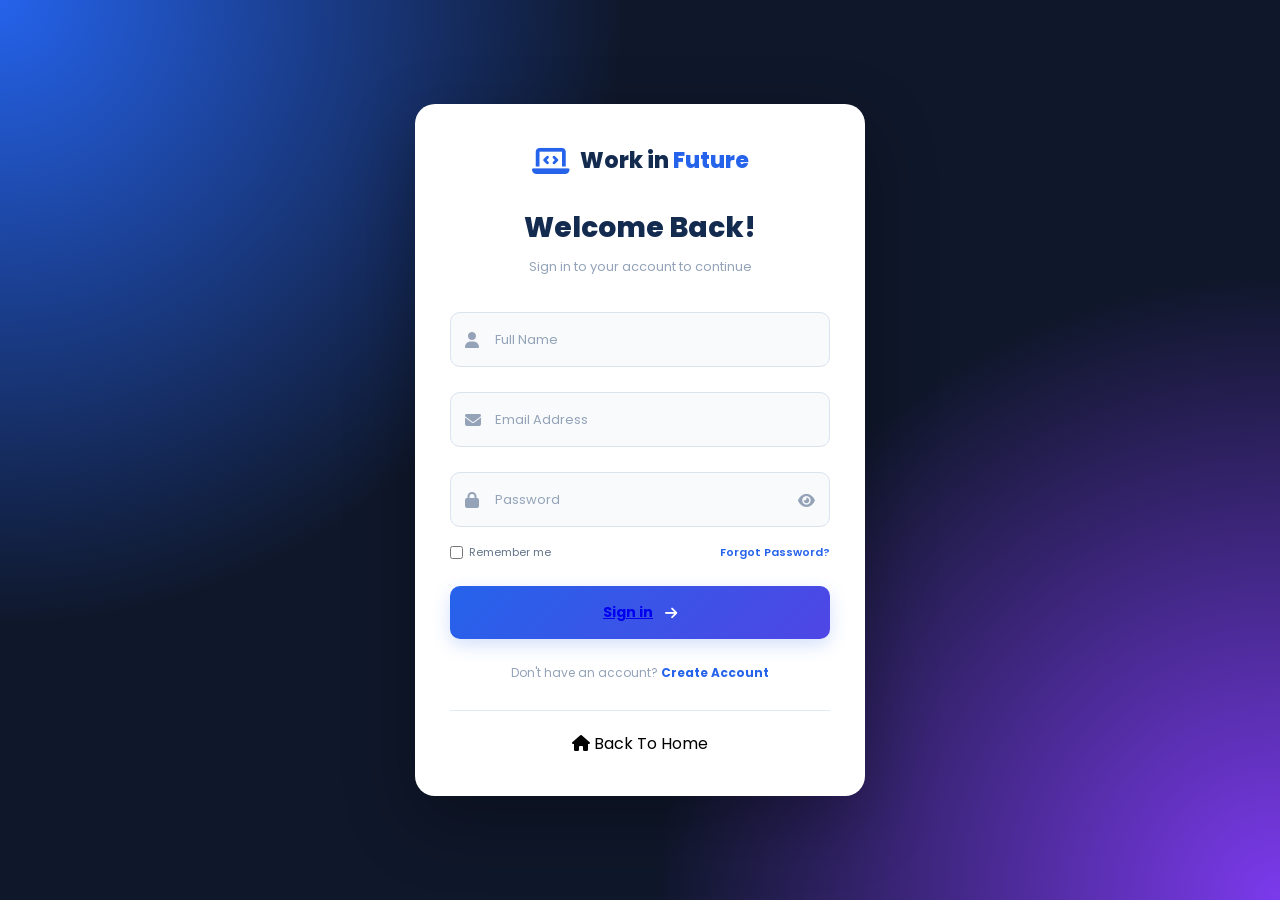
<file: login.html>
<!DOCTYPE html>
<html lang="en">
<head>
    <meta charset="UTF-8">
    <meta name="viewport" content="width=device-width, initial-scale=1.0">

    <title>Work in Future | Sign In</title>

    <link rel="stylesheet" href="style.css">

    <link rel="stylesheet"
    href="https://cdnjs.cloudflare.com/ajax/libs/font-awesome/6.7.2/css/all.min.css">
</head>

<body>

<div class="login-container">

    <div class="container">

        <!-- LOGO -->
        <div class="logo">
            <i class="fa-solid fa-laptop-code"></i>
            <h2>Work in <span>Future</span></h2>
        </div>

        <!-- HEADING -->
        <div class="heading">
            <h1>Welcome Back!</h1>
            <p>Sign in to your account to continue</p>
        </div>

        <form class="form" action="#" method="post">

            <!-- FULL NAME -->
            <div class="input-field">
                <i class="fa-solid fa-user"></i>

                <input
                    required
                    autocomplete="name"
                    type="text"
                    name="fullname"
                    id="username"
                    placeholder=" "
                />

                <label for="username">Full Name</label>
            </div>

            <!-- EMAIL -->
            <div class="input-field">
                <i class="fa-solid fa-envelope"></i>

                <input
                    required
                    autocomplete="email"
                    type="email"
                    name="email"
                    id="email"
                    placeholder=" "
                />

                <label for="email">Email Address</label>
            </div>

            <!-- PASSWORD -->
            <div class="input-field">
                <i class="fa-solid fa-lock"></i>

                <input
                    required
                    autocomplete="current-password"
                    type="password"
                    name="password"
                    id="password"
                    placeholder=" "
                />

                <label for="password">Password</label>

                <i class="fa-solid fa-eye passicon"
                   id="togglePassword"></i>
            </div>

            <!-- OPTIONS -->
            <div class="options">
                <label>
                    <input type="checkbox" name="remember">
                    Remember me
                </label>

                <a href="#">Forgot Password?</a>
            </div>

            <!-- BUTTON -->
            <button type="submit" class="btn">
                 <a href="index.html">Sign in</a>
                   <link rel="sign in" href="index.html">
                <i class="fa-solid fa-arrow-right"></i>
            </button>

            <!-- REGISTER -->
            <div class="acc-text">
                Don't have an account?
                <a href="register.html">Create Account</a>
            </div>

        </form>

        <!-- FOOTER -->
        <div class="footer">
                <i class="fa-solid fa-house"></i>
                Back To Home
                
            </a>
        </div>

    </div>

</div>

<script>
    const toggle = document.getElementById("togglePassword");
    const password = document.getElementById("password");

    toggle.addEventListener("click", function () {

        if (password.type === "password") {
            password.type = "text";
            this.classList.replace("fa-eye", "fa-eye-slash");
        } else {
            password.type = "password";
            this.classList.replace("fa-eye-slash", "fa-eye");
        }

    });
</script>

</body>
</html>
</file>
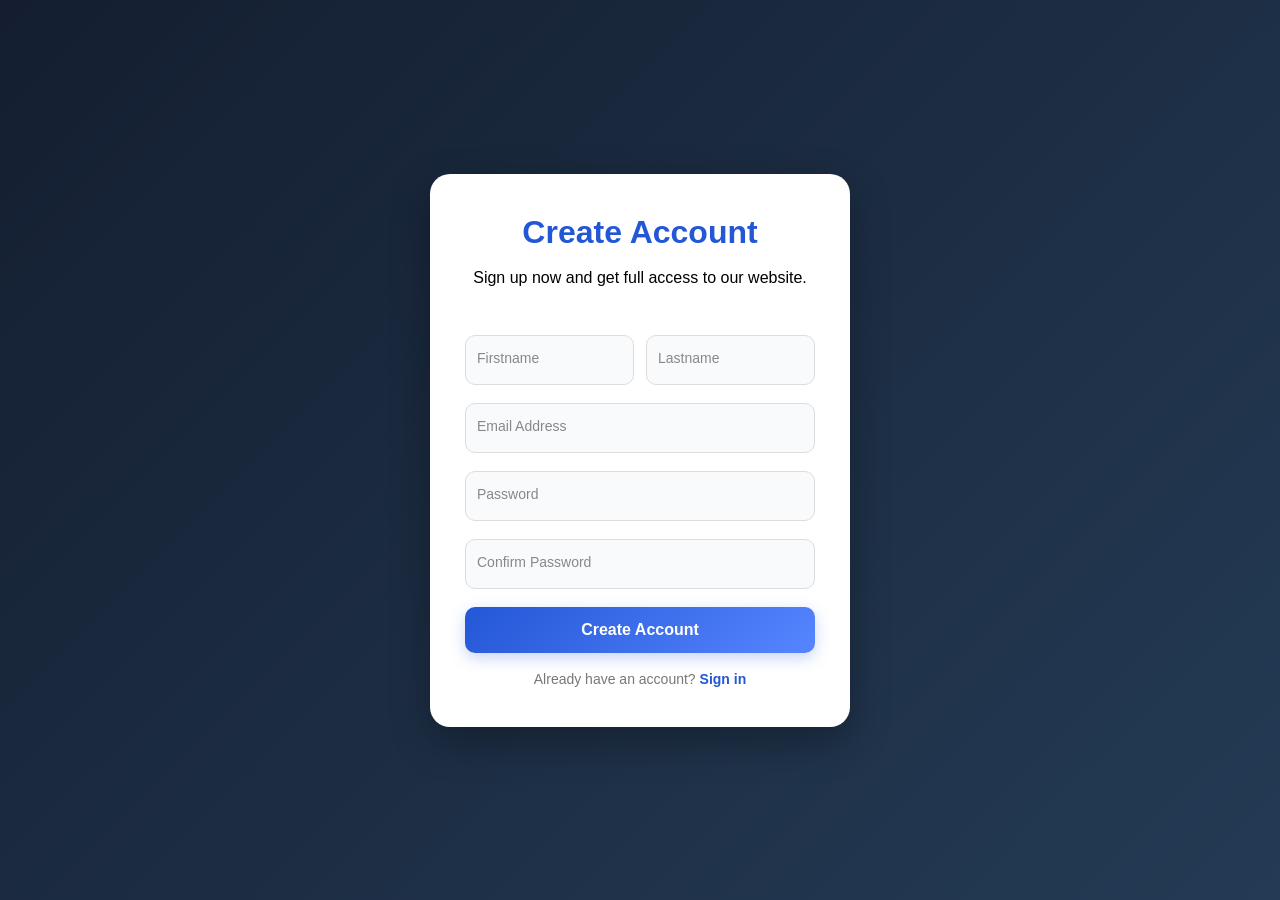
<file: register.html>
<!DOCTYPE html>
<html lang="en">
<head>
<meta charset="UTF-8">
<meta name="viewport" content="width=device-width, initial-scale=1.0">
<title>Register Form</title>

<style>
* {
    margin: 0;
    padding: 0;
    box-sizing: border-box;
    font-family: 'Segoe UI', sans-serif;
}

body {
    min-height: 100vh;
    display: flex;
    justify-content: center;
    align-items: center;
    background: linear-gradient(135deg, #141e30, #243b55);
    padding: 20px;
}

.form {
    display: flex;
    flex-direction: column;
    gap: 18px;
    width: 100%;
    max-width: 420px;
    background: #fff;
    padding: 40px 35px;
    border-radius: 20px;
    box-shadow: 0 15px 40px rgba(0,0,0,0.3);
}

.title {
    font-size: 32px;
    color: #2457d6;
    font-weight: 700;
    text-align: center;
}

.message {
       display: flex;
    justify-content: center;
    align-items: center;
    gap: 10px;
    margin-bottom: 30px;
}

.flex {
    display: flex;
    width: 100%;
    gap: 12px;
}

.form label {
    position: relative;
    width: 100%;
}

.form label .input {
    width: 100%;
    padding: 16px 12px;
    outline: none;
    border: 1.5px solid #ddd;
    border-radius: 10px;
    background: #f9fafc;
    font-size: 14px;
    transition: 0.3s;
}

.form label .input:focus {
    border-color: #2457d6;
    background: #fff;
    box-shadow: 0 0 0 3px rgba(36,87,214,0.1);
}

.form label .input + span {
    position: absolute;
    left: 12px;
    top: 15px;
    color: #888;
    font-size: 14px;
    pointer-events: none;
    transition: 0.3s;
    background: transparent;
}

.form label .input:focus + span,
.form label .input:not(:placeholder-shown) + span {
    top: -9px;
    left: 10px;
    font-size: 11px;
    color: #2457d6;
    background: white;
    padding: 0 5px;
}

.submit {
    border: none;
    outline: none;
    background: linear-gradient(135deg, #2457d6, #5685ff);
    padding: 14px;
    border-radius: 10px;
    color: white;
    font-size: 16px;
    font-weight: 600;
    cursor: pointer;
    transition: 0.3s;
    box-shadow: 0 5px 15px rgba(36,87,214,0.25);
}

.submit:hover {
    transform: translateY(-3px);
    box-shadow: 0 8px 20px rgba(36,87,214,0.35);
}

.signin {
    color: #777;
    font-size: 14px;
    text-align: center;
}

.signin a {
    color: #2457d6;
    text-decoration: none;
    font-weight: 600;
}

.signin a:hover {
    text-decoration: underline;
}

@media(max-width: 400px) {
    .form {
        padding: 30px 20px;
    }

    .flex {
        flex-direction: column;
    }
}
</style>
</head>

<body>

<form class="form">
    <h1 class="title">Create Account</h1>

    <p class="message">
        Sign up now and get full access to our website.
    </p>

    <div class="flex">
        <label>
            <input required placeholder=" " type="text" class="input">
            <span>Firstname</span>
        </label>

        <label>
            <input required placeholder=" " type="text" class="input">
            <span>Lastname</span>
        </label>
    </div>

    <label>
        <input required placeholder=" " type="email" class="input">
        <span>Email Address</span>
    </label>

    <label>
        <input required placeholder=" " type="password" class="input">
        <span>Password</span>
    </label>

    <label>
        <input required placeholder=" " type="password" class="input">
        <span>Confirm Password</span>
    </label>

    <button class="submit" type="submit">
        Create Account
    </button>

    <p class="signin">
        Already have an account?
        <a href="login.html">Sign in</a>
    </p>
</form>

</body>
</html>
</file>
<file: style.css>
@import url('https://fonts.googleapis.com/css2?family=Poppins:wght@300;400;500;600;700;800&display=swap');

/* GLOBAL */
* {
    margin: 0;
    padding: 0;
    box-sizing: border-box;
    font-family: 'Poppins', sans-serif;
}

body {
    min-height: 100vh;
    display: flex;
    justify-content: center;
    align-items: center;
    padding: 20px;

    background:
        radial-gradient(circle at top left, #2563eb, transparent 40%),
        radial-gradient(circle at bottom right, #7c3aed, transparent 40%),
        #0f172a;
}

/* LOGIN CONTAINER */
.login-container {
    width: 100%;
    max-width: 450px;
    animation: fadeIn 0.8s ease;
}

/* MAIN CARD */
.container {
    width: 100%;
    padding: 40px 35px;

    background: #ffffff;
    border: none;
    border-radius: 20px;

    box-shadow: 0 25px 70px rgba(0,0,0,0.3);
}

/* LOGO */
.logo {
    display: flex;
    justify-content: center;
    align-items: center;
    gap: 10px;
    margin-bottom: 30px;
}

.logo i {
    font-size: 30px;
    color: #2563eb;
}

.logo h2 {
    font-size: 22px;
    font-weight: 800;
    color: #142b50;
}

.logo span {
    color: #2563eb;
}

/* HEADING */
.heading {
    text-align: center;
    margin-bottom: 35px;
}

.heading h1 {
    font-size: 28px;
    font-weight: 800;
    color: #142b50;
    margin-bottom: 8px;
}

.heading p {
    color: #94a3b8;
    font-size: 13px;
}

/* FORM */
.form {
    max-width: 100%;
    display: flex;
    flex-direction: column;
    gap: 25px;
}

/* INPUT FIELD */
.input-field {
    position: relative;
    width: 100%;
}

.input-field > i:first-child {
    position: absolute;
    left: 15px;
    top: 50%;
    transform: translateY(-50%);
    color: #94a3b8;
    font-size: 16px;
    pointer-events: none;
    transition: 0.3s;
    z-index: 1;
}

.input-field input {
    width: 100%;
    height: 55px;
    padding: 10px 45px;

    font-size: 13px;
    color: #142b50;

    background: #f8fafc;
    border: 1px solid #dbe3ef;
    border-radius: 10px;

    outline: none;
    transition: 0.3s;
}

.input-field label {
    position: absolute;
    left: 45px;
    top: 50%;
    transform: translateY(-50%);

    color: #94a3b8;
    font-size: 13px;

    pointer-events: none;
    transition: 0.3s;
    background: transparent;
}

/* FOCUS */
.input-field input:focus,
.input-field input:valid {
    background: #ffffff;
    border-color: #2563eb;
    box-shadow: 0 0 0 4px rgba(37,99,235,0.08);
}

/* FLOATING LABEL */
.input-field input:focus ~ label,
.input-field input:not(:placeholder-shown) ~ label {
    top: 0;
    left: 35px;
    transform: translateY(-50%);
    padding: 0 7px;

    background: #ffffff;
    color: #2563eb;

    font-size: 11px;
    font-weight: 600;
}

/* INPUT ICON */
.input-field:focus-within > i:first-child {
    color: #2563eb;
}

/* PASSWORD ICON */
.passicon {
    position: absolute;
    right: 15px;
    top: 50%;
    transform: translateY(-50%);

    color: #94a3b8;
    font-size: 15px;
    cursor: pointer;
    z-index: 2;
}

.passicon:hover {
    color: #2563eb;
}

/* OPTIONS */
.options {
    display: flex;
    justify-content: space-between;
    align-items: center;
    gap: 10px;
    margin-top: -8px;

    font-size: 11px;
}

.options label {
    display: flex;
    align-items: center;
    gap: 6px;
    color: #64748b;
    cursor: pointer;
}

.options input {
    accent-color: #2563eb;
}

.options a {
    text-decoration: none;
    color: #2563eb;
    font-weight: 600;
}

.options a:hover {
    text-decoration: underline;
}

/* BUTTON */
.btn {
    width: 100%;
    height: 53px;

    display: flex;
    justify-content: center;
    align-items: center;
    gap: 12px;

    border: none;
    border-radius: 10px;

    background: linear-gradient(135deg, #2563eb, #4f46e5);

    color: white;
    font-size: 14px;
    font-weight: 700;

    cursor: pointer;
    transition: 0.3s;

    box-shadow: 0 6px 18px rgba(37,99,235,0.2);
}

.btn:hover {
    transform: translateY(-3px);
    box-shadow: 0 12px 25px rgba(37,99,235,0.3);
    background: linear-gradient(135deg, #1d4ed8, #312e81);
}

.btn:active {
    transform: scale(0.98);
}

/* REGISTER */
.acc-text {
    text-align: center;
    color: #94a3b8;
    font-size: 12px;
}

.acc-text a {
    color: #2563eb;
    text-decoration: none;
    font-weight: 700;
}

.acc-text a:hover {
    text-decoration: underline;
}

/* FOOTER */
.footer {
    border-top: 1px solid #e2e8f0;
    margin-top: 28px;
    padding-top: 20px;
    text-align: center;
}

.footer a {
    color: #64748b;
    text-decoration: none;
    font-size: 12px;
    font-weight: 600;
    transition: 0.3s;
}

.footer a:hover {
    color: #2563eb;
}

/* ANIMATION */
@keyframes fadeIn {
    from {
        opacity: 0;
        transform: translateY(30px);
    }

    to {
        opacity: 1;
        transform: translateY(0);
    }
}

/* MOBILE */
@media (max-width: 480px) {

    .container {
        padding: 32px 22px;
    }

    .heading h1 {
        font-size: 24px;
    }

    .logo h2 {
        font-size: 19px;
    }

    .options {
        font-size: 10px;
    }
}

/* ACCESSIBILITY */
@media (prefers-reduced-motion: reduce) {
    *, *::before, *::after {
        animation: none !important;
        transition: none !important;
    }
}
</file>
